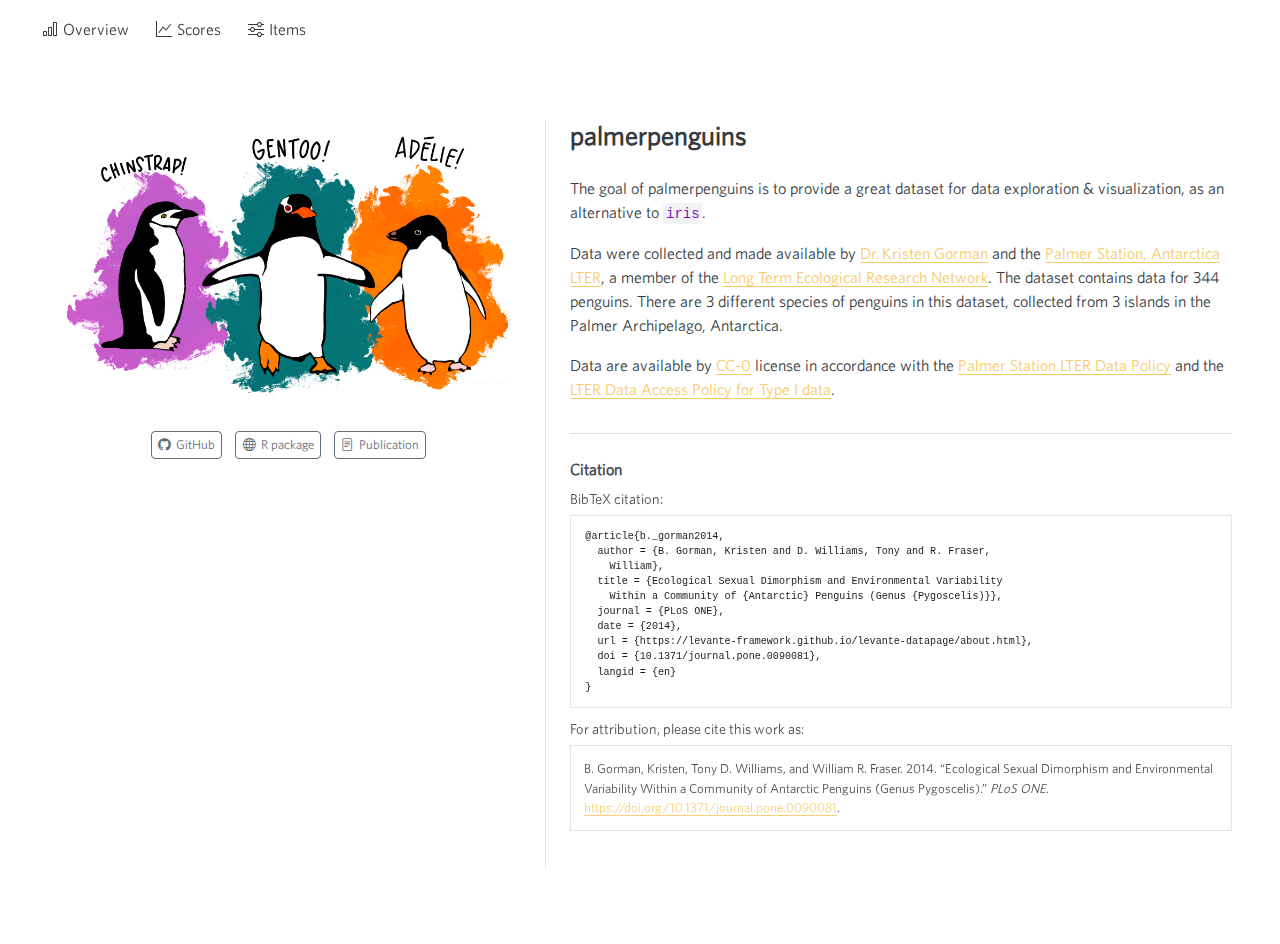
<file: about.html>
<!DOCTYPE html>
<html xmlns="http://www.w3.org/1999/xhtml" lang="en" xml:lang="en"><head>

<meta charset="utf-8">
<meta name="generator" content="quarto-1.8.27">

<meta name="viewport" content="width=device-width, initial-scale=1.0, user-scalable=yes">


<title>about – LEVANTE</title>
<style>
code{white-space: pre-wrap;}
span.smallcaps{font-variant: small-caps;}
div.columns{display: flex; gap: min(4vw, 1.5em);}
div.column{flex: auto; overflow-x: auto;}
div.hanging-indent{margin-left: 1.5em; text-indent: -1.5em;}
ul.task-list{list-style: none;}
ul.task-list li input[type="checkbox"] {
  width: 0.8em;
  margin: 0 0.8em 0.2em -1em; /* quarto-specific, see https://github.com/quarto-dev/quarto-cli/issues/4556 */ 
  vertical-align: middle;
}
</style>


<script src="site_libs/quarto-nav/quarto-nav.js"></script>
<script src="site_libs/quarto-nav/headroom.min.js"></script>
<script src="site_libs/clipboard/clipboard.min.js"></script>
<script src="site_libs/quarto-search/autocomplete.umd.js"></script>
<script src="site_libs/quarto-search/fuse.min.js"></script>
<script src="site_libs/quarto-search/quarto-search.js"></script>
<meta name="quarto:offset" content="./">
<script src="site_libs/quarto-html/quarto.js" type="module"></script>
<script src="site_libs/quarto-html/tabsets/tabsets.js" type="module"></script>
<script src="site_libs/quarto-html/axe/axe-check.js" type="module"></script>
<script src="site_libs/quarto-html/popper.min.js"></script>
<script src="site_libs/quarto-html/tippy.umd.min.js"></script>
<link href="site_libs/quarto-html/tippy.css" rel="stylesheet">
<link href="site_libs/quarto-html/quarto-syntax-highlighting-ed96de9b727972fe78a7b5d16c58bf87.css" rel="stylesheet" id="quarto-text-highlighting-styles">
<script src="site_libs/bootstrap/bootstrap.min.js"></script>
<link href="site_libs/bootstrap/bootstrap-icons.css" rel="stylesheet">
<link href="site_libs/bootstrap/bootstrap-ae7ad494137f3e3fd21efea3102cf685.min.css" rel="stylesheet" append-hash="true" id="quarto-bootstrap" data-mode="light">
<script id="quarto-search-options" type="application/json">{
  "location": "navbar",
  "copy-button": false,
  "collapse-after": 3,
  "panel-placement": "end",
  "type": "overlay",
  "limit": 50,
  "keyboard-shortcut": [
    "f",
    "/",
    "s"
  ],
  "show-item-context": false,
  "language": {
    "search-no-results-text": "No results",
    "search-matching-documents-text": "matching documents",
    "search-copy-link-title": "Copy link to search",
    "search-hide-matches-text": "Hide additional matches",
    "search-more-match-text": "more match in this document",
    "search-more-matches-text": "more matches in this document",
    "search-clear-button-title": "Clear",
    "search-text-placeholder": "",
    "search-detached-cancel-button-title": "Cancel",
    "search-submit-button-title": "Submit",
    "search-label": "Search"
  }
}</script>
<style>

      .quarto-title-block .quarto-title-banner h1,
      .quarto-title-block .quarto-title-banner h2,
      .quarto-title-block .quarto-title-banner h3,
      .quarto-title-block .quarto-title-banner h4,
      .quarto-title-block .quarto-title-banner h5,
      .quarto-title-block .quarto-title-banner h6
      {
        color: var(--bs-body-color);
      }

      .quarto-title-block .quarto-title-banner {
        color: var(--bs-body-color);
background: var(--bs-light);
      }
</style>


</head>

<body class="nav-fixed fullcontent quarto-light">

<div id="quarto-search-results"></div>
  <header id="quarto-header" class="headroom fixed-top quarto-banner">
    <nav class="navbar navbar-expand-lg border-bottom" data-bs-theme="dark">
      <div class="navbar-container container-fluid">
          <button class="navbar-toggler" type="button" data-bs-toggle="collapse" data-bs-target="#navbarCollapse" aria-controls="navbarCollapse" role="menu" aria-expanded="false" aria-label="Toggle navigation" onclick="if (window.quartoToggleHeadroom) { window.quartoToggleHeadroom(); }">
  <span class="navbar-toggler-icon"></span>
</button>
          <div class="collapse navbar-collapse" id="navbarCollapse">
            <ul class="navbar-nav navbar-nav-scroll me-auto">
  <li class="nav-item">
    <a class="nav-link" href="./index.html"> <i class="bi bi-bar-chart" role="img">
</i> 
<span class="menu-text">Overview</span></a>
  </li>  
  <li class="nav-item">
    <a class="nav-link" href="./scores.html"> <i class="bi bi-graph-up" role="img">
</i> 
<span class="menu-text">Scores</span></a>
  </li>  
  <li class="nav-item">
    <a class="nav-link" href="./items.html"> <i class="bi bi-sliders" role="img">
</i> 
<span class="menu-text">Items</span></a>
  </li>  
</ul>
          </div> <!-- /navcollapse -->
            <div class="quarto-navbar-tools">
</div>
      </div> <!-- /container-fluid -->
    </nav>
</header>
<!-- content -->
<header id="title-block-header" class="quarto-title-block"></header><div id="quarto-content" class="quarto-container page-columns page-rows-contents page-layout-article page-navbar">
<!-- sidebar -->
<!-- margin-sidebar -->
    
<!-- main -->
<div class="quarto-about-trestles">
  <div class="about-entity">
    <img src="images/lter_penguins.png" class="about-image
  rounded " style="width: 100%;">

    <div class="about-links">
  <a href="https://github.com/datapages/datapage" class="about-link" rel="" target="">
    <i class="bi bi-github"></i>
     <span class="about-link-text">GitHub</span>
  </a>
  <a href="https://allisonhorst.github.io/palmerpenguins/" class="about-link" rel="" target="">
    <i class="bi bi-globe"></i>
     <span class="about-link-text">R package</span>
  </a>
  <a href="https://doi.org/10.1371/journal.pone.0090081" class="about-link" rel="" target="">
    <i class="bi bi-file-text"></i>
     <span class="about-link-text">Publication</span>
  </a>
</div>
  </div>
  <div class="about-contents"><main class="content quarto-banner-title-block" id="quarto-document-content">
<section id="palmerpenguins" class="level2">
<h2 data-anchor-id="palmerpenguins">palmerpenguins</h2>
<p>The goal of palmerpenguins is to provide a great dataset for data exploration &amp; visualization, as an alternative to <code>iris</code>.</p>
<p>Data were collected and made available by <a href="https://www.uaf.edu/cfos/people/faculty/detail/kristen-gorman.php">Dr.&nbsp;Kristen Gorman</a> and the <a href="https://pallter.marine.rutgers.edu/">Palmer Station, Antarctica LTER</a>, a member of the <a href="https://lternet.edu/">Long Term Ecological Research Network</a>. The dataset contains data for 344 penguins. There are 3 different species of penguins in this dataset, collected from 3 islands in the Palmer Archipelago, Antarctica.</p>
<p>Data are available by <a href="https://creativecommons.org/public-domain/cc0/">CC-0</a> license in accordance with the <a href="https://pallter.marine.rutgers.edu/data/">Palmer Station LTER Data Policy</a> and the <a href="https://lternet.edu/data-access-policy/">LTER Data Access Policy for Type I data</a>.</p>


</section>
<div id="quarto-appendix" class="default"><section class="quarto-appendix-contents" id="quarto-citation"><h2 class="anchored quarto-appendix-heading">Citation</h2><div><div class="quarto-appendix-secondary-label">BibTeX citation:</div><pre class="sourceCode code-with-copy quarto-appendix-bibtex"><code class="sourceCode bibtex">@article{b._gorman2014,
  author = {B. Gorman, Kristen and D. Williams, Tony and R. Fraser,
    William},
  title = {Ecological Sexual Dimorphism and Environmental Variability
    Within a Community of {Antarctic} Penguins (Genus {Pygoscelis)}},
  journal = {PLoS ONE},
  date = {2014},
  url = {https://levante-framework.github.io/levante-datapage/about.html},
  doi = {10.1371/journal.pone.0090081},
  langid = {en}
}
</code><button title="Copy to Clipboard" class="code-copy-button"><i class="bi"></i></button></pre><div class="quarto-appendix-secondary-label">For attribution, please cite this work as:</div><div id="ref-b._gorman2014" class="csl-entry quarto-appendix-citeas" role="listitem">
B. Gorman, Kristen, Tony D. Williams, and William R. Fraser. 2014.
<span>“Ecological Sexual Dimorphism and Environmental Variability Within
a Community of Antarctic Penguins (Genus Pygoscelis).”</span> <em>PLoS
ONE</em>. <a href="https://doi.org/10.1371/journal.pone.0090081">https://doi.org/10.1371/journal.pone.0090081</a>.
</div></div></section></div></main></div>
</div>
 <!-- /main -->
<script id="quarto-html-after-body" type="application/javascript">
  window.document.addEventListener("DOMContentLoaded", function (event) {
    const isCodeAnnotation = (el) => {
      for (const clz of el.classList) {
        if (clz.startsWith('code-annotation-')) {                     
          return true;
        }
      }
      return false;
    }
    const onCopySuccess = function(e) {
      // button target
      const button = e.trigger;
      // don't keep focus
      button.blur();
      // flash "checked"
      button.classList.add('code-copy-button-checked');
      var currentTitle = button.getAttribute("title");
      button.setAttribute("title", "Copied!");
      let tooltip;
      if (window.bootstrap) {
        button.setAttribute("data-bs-toggle", "tooltip");
        button.setAttribute("data-bs-placement", "left");
        button.setAttribute("data-bs-title", "Copied!");
        tooltip = new bootstrap.Tooltip(button, 
          { trigger: "manual", 
            customClass: "code-copy-button-tooltip",
            offset: [0, -8]});
        tooltip.show();    
      }
      setTimeout(function() {
        if (tooltip) {
          tooltip.hide();
          button.removeAttribute("data-bs-title");
          button.removeAttribute("data-bs-toggle");
          button.removeAttribute("data-bs-placement");
        }
        button.setAttribute("title", currentTitle);
        button.classList.remove('code-copy-button-checked');
      }, 1000);
      // clear code selection
      e.clearSelection();
    }
    const getTextToCopy = function(trigger) {
      const outerScaffold = trigger.parentElement.cloneNode(true);
      const codeEl = outerScaffold.querySelector('code');
      for (const childEl of codeEl.children) {
        if (isCodeAnnotation(childEl)) {
          childEl.remove();
        }
      }
      return codeEl.innerText;
    }
    const clipboard = new window.ClipboardJS('.code-copy-button:not([data-in-quarto-modal])', {
      text: getTextToCopy
    });
    clipboard.on('success', onCopySuccess);
    if (window.document.getElementById('quarto-embedded-source-code-modal')) {
      const clipboardModal = new window.ClipboardJS('.code-copy-button[data-in-quarto-modal]', {
        text: getTextToCopy,
        container: window.document.getElementById('quarto-embedded-source-code-modal')
      });
      clipboardModal.on('success', onCopySuccess);
    }
      var localhostRegex = new RegExp(/^(?:http|https):\/\/localhost\:?[0-9]*\//);
      var mailtoRegex = new RegExp(/^mailto:/);
        var filterRegex = new RegExp("https:\/\/levante-framework\.github\.io\/levante-datapage\/");
      var isInternal = (href) => {
          return filterRegex.test(href) || localhostRegex.test(href) || mailtoRegex.test(href);
      }
      // Inspect non-navigation links and adorn them if external
     var links = window.document.querySelectorAll('a[href]:not(.nav-link):not(.navbar-brand):not(.toc-action):not(.sidebar-link):not(.sidebar-item-toggle):not(.pagination-link):not(.no-external):not([aria-hidden]):not(.dropdown-item):not(.quarto-navigation-tool):not(.about-link)');
      for (var i=0; i<links.length; i++) {
        const link = links[i];
        if (!isInternal(link.href)) {
          // undo the damage that might have been done by quarto-nav.js in the case of
          // links that we want to consider external
          if (link.dataset.originalHref !== undefined) {
            link.href = link.dataset.originalHref;
          }
        }
      }
    function tippyHover(el, contentFn, onTriggerFn, onUntriggerFn) {
      const config = {
        allowHTML: true,
        maxWidth: 500,
        delay: 100,
        arrow: false,
        appendTo: function(el) {
            return el.parentElement;
        },
        interactive: true,
        interactiveBorder: 10,
        theme: 'quarto',
        placement: 'bottom-start',
      };
      if (contentFn) {
        config.content = contentFn;
      }
      if (onTriggerFn) {
        config.onTrigger = onTriggerFn;
      }
      if (onUntriggerFn) {
        config.onUntrigger = onUntriggerFn;
      }
      window.tippy(el, config); 
    }
    const noterefs = window.document.querySelectorAll('a[role="doc-noteref"]');
    for (var i=0; i<noterefs.length; i++) {
      const ref = noterefs[i];
      tippyHover(ref, function() {
        // use id or data attribute instead here
        let href = ref.getAttribute('data-footnote-href') || ref.getAttribute('href');
        try { href = new URL(href).hash; } catch {}
        const id = href.replace(/^#\/?/, "");
        const note = window.document.getElementById(id);
        if (note) {
          return note.innerHTML;
        } else {
          return "";
        }
      });
    }
    const xrefs = window.document.querySelectorAll('a.quarto-xref');
    const processXRef = (id, note) => {
      // Strip column container classes
      const stripColumnClz = (el) => {
        el.classList.remove("page-full", "page-columns");
        if (el.children) {
          for (const child of el.children) {
            stripColumnClz(child);
          }
        }
      }
      stripColumnClz(note)
      if (id === null || id.startsWith('sec-')) {
        // Special case sections, only their first couple elements
        const container = document.createElement("div");
        if (note.children && note.children.length > 2) {
          container.appendChild(note.children[0].cloneNode(true));
          for (let i = 1; i < note.children.length; i++) {
            const child = note.children[i];
            if (child.tagName === "P" && child.innerText === "") {
              continue;
            } else {
              container.appendChild(child.cloneNode(true));
              break;
            }
          }
          if (window.Quarto?.typesetMath) {
            window.Quarto.typesetMath(container);
          }
          return container.innerHTML
        } else {
          if (window.Quarto?.typesetMath) {
            window.Quarto.typesetMath(note);
          }
          return note.innerHTML;
        }
      } else {
        // Remove any anchor links if they are present
        const anchorLink = note.querySelector('a.anchorjs-link');
        if (anchorLink) {
          anchorLink.remove();
        }
        if (window.Quarto?.typesetMath) {
          window.Quarto.typesetMath(note);
        }
        if (note.classList.contains("callout")) {
          return note.outerHTML;
        } else {
          return note.innerHTML;
        }
      }
    }
    for (var i=0; i<xrefs.length; i++) {
      const xref = xrefs[i];
      tippyHover(xref, undefined, function(instance) {
        instance.disable();
        let url = xref.getAttribute('href');
        let hash = undefined; 
        if (url.startsWith('#')) {
          hash = url;
        } else {
          try { hash = new URL(url).hash; } catch {}
        }
        if (hash) {
          const id = hash.replace(/^#\/?/, "");
          const note = window.document.getElementById(id);
          if (note !== null) {
            try {
              const html = processXRef(id, note.cloneNode(true));
              instance.setContent(html);
            } finally {
              instance.enable();
              instance.show();
            }
          } else {
            // See if we can fetch this
            fetch(url.split('#')[0])
            .then(res => res.text())
            .then(html => {
              const parser = new DOMParser();
              const htmlDoc = parser.parseFromString(html, "text/html");
              const note = htmlDoc.getElementById(id);
              if (note !== null) {
                const html = processXRef(id, note);
                instance.setContent(html);
              } 
            }).finally(() => {
              instance.enable();
              instance.show();
            });
          }
        } else {
          // See if we can fetch a full url (with no hash to target)
          // This is a special case and we should probably do some content thinning / targeting
          fetch(url)
          .then(res => res.text())
          .then(html => {
            const parser = new DOMParser();
            const htmlDoc = parser.parseFromString(html, "text/html");
            const note = htmlDoc.querySelector('main.content');
            if (note !== null) {
              // This should only happen for chapter cross references
              // (since there is no id in the URL)
              // remove the first header
              if (note.children.length > 0 && note.children[0].tagName === "HEADER") {
                note.children[0].remove();
              }
              const html = processXRef(null, note);
              instance.setContent(html);
            } 
          }).finally(() => {
            instance.enable();
            instance.show();
          });
        }
      }, function(instance) {
      });
    }
        let selectedAnnoteEl;
        const selectorForAnnotation = ( cell, annotation) => {
          let cellAttr = 'data-code-cell="' + cell + '"';
          let lineAttr = 'data-code-annotation="' +  annotation + '"';
          const selector = 'span[' + cellAttr + '][' + lineAttr + ']';
          return selector;
        }
        const selectCodeLines = (annoteEl) => {
          const doc = window.document;
          const targetCell = annoteEl.getAttribute("data-target-cell");
          const targetAnnotation = annoteEl.getAttribute("data-target-annotation");
          const annoteSpan = window.document.querySelector(selectorForAnnotation(targetCell, targetAnnotation));
          const lines = annoteSpan.getAttribute("data-code-lines").split(",");
          const lineIds = lines.map((line) => {
            return targetCell + "-" + line;
          })
          let top = null;
          let height = null;
          let parent = null;
          if (lineIds.length > 0) {
              //compute the position of the single el (top and bottom and make a div)
              const el = window.document.getElementById(lineIds[0]);
              top = el.offsetTop;
              height = el.offsetHeight;
              parent = el.parentElement.parentElement;
            if (lineIds.length > 1) {
              const lastEl = window.document.getElementById(lineIds[lineIds.length - 1]);
              const bottom = lastEl.offsetTop + lastEl.offsetHeight;
              height = bottom - top;
            }
            if (top !== null && height !== null && parent !== null) {
              // cook up a div (if necessary) and position it 
              let div = window.document.getElementById("code-annotation-line-highlight");
              if (div === null) {
                div = window.document.createElement("div");
                div.setAttribute("id", "code-annotation-line-highlight");
                div.style.position = 'absolute';
                parent.appendChild(div);
              }
              div.style.top = top - 2 + "px";
              div.style.height = height + 4 + "px";
              div.style.left = 0;
              let gutterDiv = window.document.getElementById("code-annotation-line-highlight-gutter");
              if (gutterDiv === null) {
                gutterDiv = window.document.createElement("div");
                gutterDiv.setAttribute("id", "code-annotation-line-highlight-gutter");
                gutterDiv.style.position = 'absolute';
                const codeCell = window.document.getElementById(targetCell);
                const gutter = codeCell.querySelector('.code-annotation-gutter');
                gutter.appendChild(gutterDiv);
              }
              gutterDiv.style.top = top - 2 + "px";
              gutterDiv.style.height = height + 4 + "px";
            }
            selectedAnnoteEl = annoteEl;
          }
        };
        const unselectCodeLines = () => {
          const elementsIds = ["code-annotation-line-highlight", "code-annotation-line-highlight-gutter"];
          elementsIds.forEach((elId) => {
            const div = window.document.getElementById(elId);
            if (div) {
              div.remove();
            }
          });
          selectedAnnoteEl = undefined;
        };
          // Handle positioning of the toggle
      window.addEventListener(
        "resize",
        throttle(() => {
          elRect = undefined;
          if (selectedAnnoteEl) {
            selectCodeLines(selectedAnnoteEl);
          }
        }, 10)
      );
      function throttle(fn, ms) {
      let throttle = false;
      let timer;
        return (...args) => {
          if(!throttle) { // first call gets through
              fn.apply(this, args);
              throttle = true;
          } else { // all the others get throttled
              if(timer) clearTimeout(timer); // cancel #2
              timer = setTimeout(() => {
                fn.apply(this, args);
                timer = throttle = false;
              }, ms);
          }
        };
      }
        // Attach click handler to the DT
        const annoteDls = window.document.querySelectorAll('dt[data-target-cell]');
        for (const annoteDlNode of annoteDls) {
          annoteDlNode.addEventListener('click', (event) => {
            const clickedEl = event.target;
            if (clickedEl !== selectedAnnoteEl) {
              unselectCodeLines();
              const activeEl = window.document.querySelector('dt[data-target-cell].code-annotation-active');
              if (activeEl) {
                activeEl.classList.remove('code-annotation-active');
              }
              selectCodeLines(clickedEl);
              clickedEl.classList.add('code-annotation-active');
            } else {
              // Unselect the line
              unselectCodeLines();
              clickedEl.classList.remove('code-annotation-active');
            }
          });
        }
    const findCites = (el) => {
      const parentEl = el.parentElement;
      if (parentEl) {
        const cites = parentEl.dataset.cites;
        if (cites) {
          return {
            el,
            cites: cites.split(' ')
          };
        } else {
          return findCites(el.parentElement)
        }
      } else {
        return undefined;
      }
    };
    var bibliorefs = window.document.querySelectorAll('a[role="doc-biblioref"]');
    for (var i=0; i<bibliorefs.length; i++) {
      const ref = bibliorefs[i];
      const citeInfo = findCites(ref);
      if (citeInfo) {
        tippyHover(citeInfo.el, function() {
          var popup = window.document.createElement('div');
          citeInfo.cites.forEach(function(cite) {
            var citeDiv = window.document.createElement('div');
            citeDiv.classList.add('hanging-indent');
            citeDiv.classList.add('csl-entry');
            var biblioDiv = window.document.getElementById('ref-' + cite);
            if (biblioDiv) {
              citeDiv.innerHTML = biblioDiv.innerHTML;
            }
            popup.appendChild(citeDiv);
          });
          return popup.innerHTML;
        });
      }
    }
  });
  </script>
</div> <!-- /content -->




</body></html>
</file>
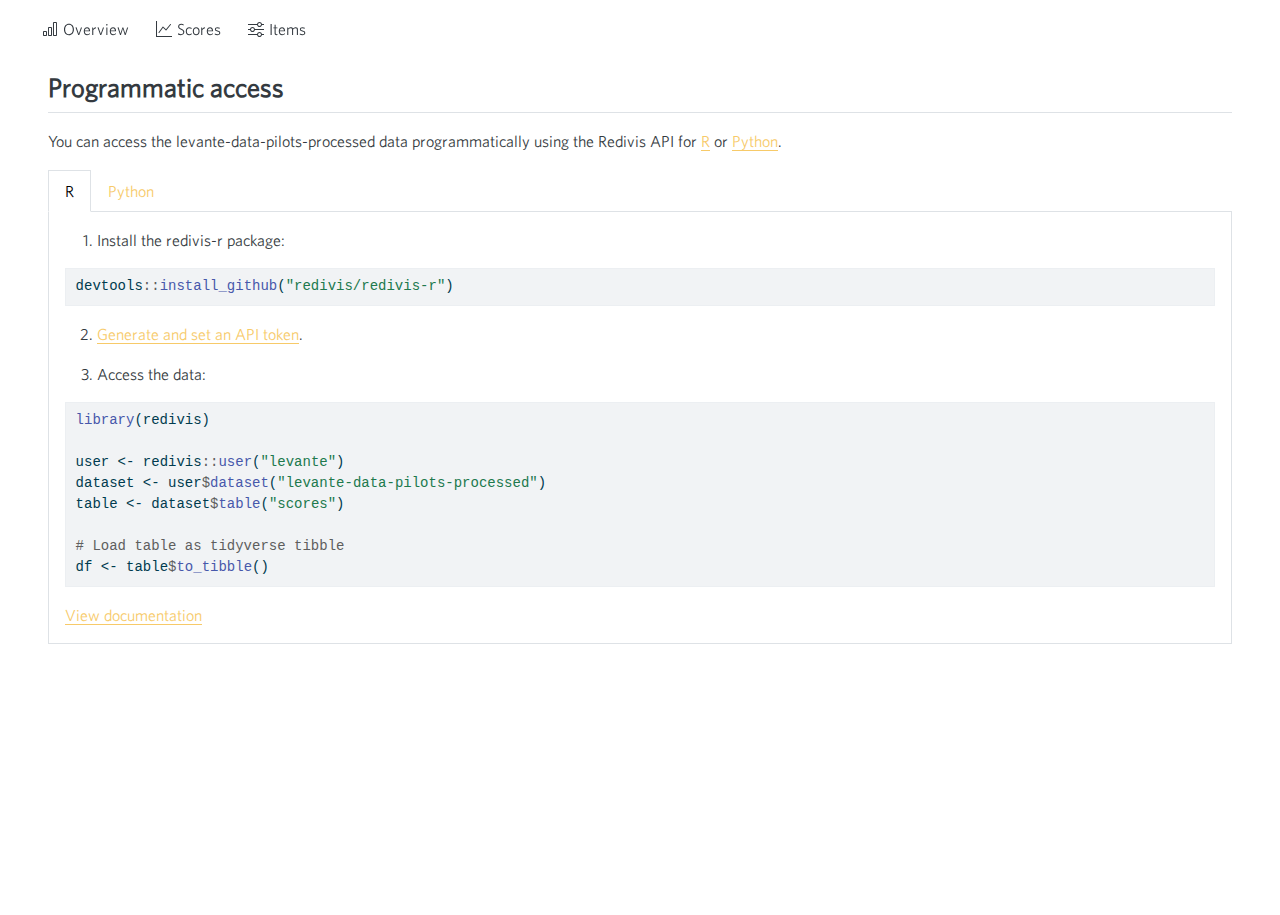
<file: analysis.html>
<!DOCTYPE html>
<html xmlns="http://www.w3.org/1999/xhtml" lang="en" xml:lang="en"><head>

<meta charset="utf-8">
<meta name="generator" content="quarto-1.8.27">

<meta name="viewport" content="width=device-width, initial-scale=1.0, user-scalable=yes">


<title>analysis – LEVANTE</title>
<style>
code{white-space: pre-wrap;}
span.smallcaps{font-variant: small-caps;}
div.columns{display: flex; gap: min(4vw, 1.5em);}
div.column{flex: auto; overflow-x: auto;}
div.hanging-indent{margin-left: 1.5em; text-indent: -1.5em;}
ul.task-list{list-style: none;}
ul.task-list li input[type="checkbox"] {
  width: 0.8em;
  margin: 0 0.8em 0.2em -1em; /* quarto-specific, see https://github.com/quarto-dev/quarto-cli/issues/4556 */ 
  vertical-align: middle;
}
/* CSS for syntax highlighting */
html { -webkit-text-size-adjust: 100%; }
pre > code.sourceCode { white-space: pre; position: relative; }
pre > code.sourceCode > span { display: inline-block; line-height: 1.25; }
pre > code.sourceCode > span:empty { height: 1.2em; }
.sourceCode { overflow: visible; }
code.sourceCode > span { color: inherit; text-decoration: inherit; }
div.sourceCode { margin: 1em 0; }
pre.sourceCode { margin: 0; }
@media screen {
div.sourceCode { overflow: auto; }
}
@media print {
pre > code.sourceCode { white-space: pre-wrap; }
pre > code.sourceCode > span { text-indent: -5em; padding-left: 5em; }
}
pre.numberSource code
  { counter-reset: source-line 0; }
pre.numberSource code > span
  { position: relative; left: -4em; counter-increment: source-line; }
pre.numberSource code > span > a:first-child::before
  { content: counter(source-line);
    position: relative; left: -1em; text-align: right; vertical-align: baseline;
    border: none; display: inline-block;
    -webkit-touch-callout: none; -webkit-user-select: none;
    -khtml-user-select: none; -moz-user-select: none;
    -ms-user-select: none; user-select: none;
    padding: 0 4px; width: 4em;
  }
pre.numberSource { margin-left: 3em;  padding-left: 4px; }
div.sourceCode
  {   }
@media screen {
pre > code.sourceCode > span > a:first-child::before { text-decoration: underline; }
}
</style>


<script src="site_libs/quarto-nav/quarto-nav.js"></script>
<script src="site_libs/quarto-nav/headroom.min.js"></script>
<script src="site_libs/clipboard/clipboard.min.js"></script>
<script src="site_libs/quarto-search/autocomplete.umd.js"></script>
<script src="site_libs/quarto-search/fuse.min.js"></script>
<script src="site_libs/quarto-search/quarto-search.js"></script>
<meta name="quarto:offset" content="./">
<script src="site_libs/quarto-html/quarto.js" type="module"></script>
<script src="site_libs/quarto-html/tabsets/tabsets.js" type="module"></script>
<script src="site_libs/quarto-html/axe/axe-check.js" type="module"></script>
<script src="site_libs/quarto-html/popper.min.js"></script>
<script src="site_libs/quarto-html/tippy.umd.min.js"></script>
<script src="site_libs/quarto-html/anchor.min.js"></script>
<link href="site_libs/quarto-html/tippy.css" rel="stylesheet">
<link href="site_libs/quarto-html/quarto-syntax-highlighting-ed96de9b727972fe78a7b5d16c58bf87.css" rel="stylesheet" id="quarto-text-highlighting-styles">
<script src="site_libs/bootstrap/bootstrap.min.js"></script>
<link href="site_libs/bootstrap/bootstrap-icons.css" rel="stylesheet">
<link href="site_libs/bootstrap/bootstrap-b1a1c1deb07703b8abd3549b710128a0.min.css" rel="stylesheet" append-hash="true" id="quarto-bootstrap" data-mode="light">
<script id="quarto-search-options" type="application/json">{
  "location": "navbar",
  "copy-button": false,
  "collapse-after": 3,
  "panel-placement": "end",
  "type": "overlay",
  "limit": 50,
  "keyboard-shortcut": [
    "f",
    "/",
    "s"
  ],
  "show-item-context": false,
  "language": {
    "search-no-results-text": "No results",
    "search-matching-documents-text": "matching documents",
    "search-copy-link-title": "Copy link to search",
    "search-hide-matches-text": "Hide additional matches",
    "search-more-match-text": "more match in this document",
    "search-more-matches-text": "more matches in this document",
    "search-clear-button-title": "Clear",
    "search-text-placeholder": "",
    "search-detached-cancel-button-title": "Cancel",
    "search-submit-button-title": "Submit",
    "search-label": "Search"
  }
}</script>
<style>

      .quarto-title-block .quarto-title-banner h1,
      .quarto-title-block .quarto-title-banner h2,
      .quarto-title-block .quarto-title-banner h3,
      .quarto-title-block .quarto-title-banner h4,
      .quarto-title-block .quarto-title-banner h5,
      .quarto-title-block .quarto-title-banner h6
      {
        color: var(--bs-body-color);
      }

      .quarto-title-block .quarto-title-banner {
        color: var(--bs-body-color);
background: var(--bs-light);
      }
</style>


</head>

<body class="nav-fixed fullcontent quarto-light">

<div id="quarto-search-results"></div>
  <header id="quarto-header" class="headroom fixed-top quarto-banner">
    <nav class="navbar navbar-expand-lg border-bottom" data-bs-theme="dark">
      <div class="navbar-container container-fluid">
          <button class="navbar-toggler" type="button" data-bs-toggle="collapse" data-bs-target="#navbarCollapse" aria-controls="navbarCollapse" role="menu" aria-expanded="false" aria-label="Toggle navigation" onclick="if (window.quartoToggleHeadroom) { window.quartoToggleHeadroom(); }">
  <span class="navbar-toggler-icon"></span>
</button>
          <div class="collapse navbar-collapse" id="navbarCollapse">
            <ul class="navbar-nav navbar-nav-scroll me-auto">
  <li class="nav-item">
    <a class="nav-link" href="./index.html"> <i class="bi bi-bar-chart" role="img">
</i> 
<span class="menu-text">Overview</span></a>
  </li>  
  <li class="nav-item">
    <a class="nav-link" href="./scores.html"> <i class="bi bi-graph-up" role="img">
</i> 
<span class="menu-text">Scores</span></a>
  </li>  
  <li class="nav-item">
    <a class="nav-link" href="./items.html"> <i class="bi bi-sliders" role="img">
</i> 
<span class="menu-text">Items</span></a>
  </li>  
</ul>
          </div> <!-- /navcollapse -->
            <div class="quarto-navbar-tools">
</div>
      </div> <!-- /container-fluid -->
    </nav>
</header>
<!-- content -->
<header id="title-block-header" class="quarto-title-block"></header><div id="quarto-content" class="quarto-container page-columns page-rows-contents page-layout-article page-navbar">
<!-- sidebar -->
<!-- margin-sidebar -->
    
<!-- main -->
<main class="content quarto-banner-title-block" id="quarto-document-content">




<section id="programmatic-access" class="level2">
<h2 class="anchored" data-anchor-id="programmatic-access">Programmatic access</h2>
<p>You can access the levante-data-pilots-processed data programmatically using the Redivis API for <a href="https://apidocs.redivis.com/client-libraries/redivis-r">R</a> or <a href="https://apidocs.redivis.com/client-libraries/redivis-python">Python</a>.</p>
<div class="tabset-margin-container"></div><div class="panel-tabset">
<ul class="nav nav-tabs" role="tablist"><li class="nav-item" role="presentation"><a class="nav-link active" id="tabset-1-1-tab" data-bs-toggle="tab" data-bs-target="#tabset-1-1" role="tab" aria-controls="tabset-1-1" aria-selected="true" href="">R</a></li><li class="nav-item" role="presentation"><a class="nav-link" id="tabset-1-2-tab" data-bs-toggle="tab" data-bs-target="#tabset-1-2" role="tab" aria-controls="tabset-1-2" aria-selected="false" href="">Python</a></li></ul>
<div class="tab-content">
<div id="tabset-1-1" class="tab-pane active" role="tabpanel" aria-labelledby="tabset-1-1-tab">
<ol type="1">
<li>Install the redivis-r package:</li>
</ol>
<div class="code-copy-outer-scaffold"><div class="sourceCode" id="cb1"><pre class="sourceCode r code-with-copy"><code class="sourceCode r"><span id="cb1-1"><a href="#cb1-1" aria-hidden="true" tabindex="-1"></a>devtools<span class="sc">::</span><span class="fu">install_github</span>(<span class="st">"redivis/redivis-r"</span>)</span></code></pre></div><button title="Copy to Clipboard" class="code-copy-button"><i class="bi"></i></button></div>
<ol start="2" type="1">
<li><p><a href="https://apidocs.redivis.com/client-libraries/redivis-r/getting-started#authentication">Generate and set an API token</a>.</p></li>
<li><p>Access the data:</p></li>
</ol>
<div class="code-copy-outer-scaffold"><div class="sourceCode" id="cb2"><pre class="sourceCode r code-with-copy"><code class="sourceCode r"><span id="cb2-1"><a href="#cb2-1" aria-hidden="true" tabindex="-1"></a><span class="fu">library</span>(redivis)</span>
<span id="cb2-2"><a href="#cb2-2" aria-hidden="true" tabindex="-1"></a></span>
<span id="cb2-3"><a href="#cb2-3" aria-hidden="true" tabindex="-1"></a>user <span class="ot">&lt;-</span> redivis<span class="sc">::</span><span class="fu">user</span>(<span class="st">"levante"</span>)</span>
<span id="cb2-4"><a href="#cb2-4" aria-hidden="true" tabindex="-1"></a>dataset <span class="ot">&lt;-</span> user<span class="sc">$</span><span class="fu">dataset</span>(<span class="st">"levante-data-pilots-processed"</span>)</span>
<span id="cb2-5"><a href="#cb2-5" aria-hidden="true" tabindex="-1"></a>table <span class="ot">&lt;-</span> dataset<span class="sc">$</span><span class="fu">table</span>(<span class="st">"scores"</span>)</span>
<span id="cb2-6"><a href="#cb2-6" aria-hidden="true" tabindex="-1"></a></span>
<span id="cb2-7"><a href="#cb2-7" aria-hidden="true" tabindex="-1"></a><span class="co"># Load table as tidyverse tibble</span></span>
<span id="cb2-8"><a href="#cb2-8" aria-hidden="true" tabindex="-1"></a>df <span class="ot">&lt;-</span> table<span class="sc">$</span><span class="fu">to_tibble</span>()</span></code></pre></div><button title="Copy to Clipboard" class="code-copy-button"><i class="bi"></i></button></div>
<p><a href="https://apidocs.redivis.com/client-libraries/redivis-r">View documentation</a></p>
</div>
<div id="tabset-1-2" class="tab-pane" role="tabpanel" aria-labelledby="tabset-1-2-tab">
<ol type="1">
<li>Install the redivis-python client library:</li>
</ol>
<div class="code-copy-outer-scaffold"><div class="sourceCode" id="cb3"><pre class="sourceCode python code-with-copy"><code class="sourceCode python"><span id="cb3-1"><a href="#cb3-1" aria-hidden="true" tabindex="-1"></a>pip install <span class="op">--</span>upgrade redivis</span></code></pre></div><button title="Copy to Clipboard" class="code-copy-button"><i class="bi"></i></button></div>
<ol start="2" type="1">
<li><p><a href="https://apidocs.redivis.com/client-libraries/redivis-python/getting-started#authentication">Generate and set an API token</a>.</p></li>
<li><p>Access the data:</p></li>
</ol>
<div class="code-copy-outer-scaffold"><div class="sourceCode" id="cb4"><pre class="sourceCode python code-with-copy"><code class="sourceCode python"><span id="cb4-1"><a href="#cb4-1" aria-hidden="true" tabindex="-1"></a><span class="im">import</span> redivis</span>
<span id="cb4-2"><a href="#cb4-2" aria-hidden="true" tabindex="-1"></a></span>
<span id="cb4-3"><a href="#cb4-3" aria-hidden="true" tabindex="-1"></a>user <span class="op">=</span> redivis.user(<span class="st">"levante"</span>)</span>
<span id="cb4-4"><a href="#cb4-4" aria-hidden="true" tabindex="-1"></a>dataset <span class="op">=</span> user.dataset(<span class="st">"levante-data-pilots-processed"</span>)</span>
<span id="cb4-5"><a href="#cb4-5" aria-hidden="true" tabindex="-1"></a>table <span class="op">=</span> dataset.table(<span class="st">"scores"</span>)</span>
<span id="cb4-6"><a href="#cb4-6" aria-hidden="true" tabindex="-1"></a></span>
<span id="cb4-7"><a href="#cb4-7" aria-hidden="true" tabindex="-1"></a><span class="co"># Load table as a dataframe</span></span>
<span id="cb4-8"><a href="#cb4-8" aria-hidden="true" tabindex="-1"></a>df <span class="op">=</span> table.to_pandas_dataframe()</span></code></pre></div><button title="Copy to Clipboard" class="code-copy-button"><i class="bi"></i></button></div>
<p><a href="https://apidocs.redivis.com/client-libraries/redivis-python">View documentation</a></p>
</div>
</div>
</div>


</section>

</main> <!-- /main -->
<script id="quarto-html-after-body" type="application/javascript">
  window.document.addEventListener("DOMContentLoaded", function (event) {
    const icon = "";
    const anchorJS = new window.AnchorJS();
    anchorJS.options = {
      placement: 'right',
      icon: icon
    };
    anchorJS.add('.anchored');
    const isCodeAnnotation = (el) => {
      for (const clz of el.classList) {
        if (clz.startsWith('code-annotation-')) {                     
          return true;
        }
      }
      return false;
    }
    const onCopySuccess = function(e) {
      // button target
      const button = e.trigger;
      // don't keep focus
      button.blur();
      // flash "checked"
      button.classList.add('code-copy-button-checked');
      var currentTitle = button.getAttribute("title");
      button.setAttribute("title", "Copied!");
      let tooltip;
      if (window.bootstrap) {
        button.setAttribute("data-bs-toggle", "tooltip");
        button.setAttribute("data-bs-placement", "left");
        button.setAttribute("data-bs-title", "Copied!");
        tooltip = new bootstrap.Tooltip(button, 
          { trigger: "manual", 
            customClass: "code-copy-button-tooltip",
            offset: [0, -8]});
        tooltip.show();    
      }
      setTimeout(function() {
        if (tooltip) {
          tooltip.hide();
          button.removeAttribute("data-bs-title");
          button.removeAttribute("data-bs-toggle");
          button.removeAttribute("data-bs-placement");
        }
        button.setAttribute("title", currentTitle);
        button.classList.remove('code-copy-button-checked');
      }, 1000);
      // clear code selection
      e.clearSelection();
    }
    const getTextToCopy = function(trigger) {
      const outerScaffold = trigger.parentElement.cloneNode(true);
      const codeEl = outerScaffold.querySelector('code');
      for (const childEl of codeEl.children) {
        if (isCodeAnnotation(childEl)) {
          childEl.remove();
        }
      }
      return codeEl.innerText;
    }
    const clipboard = new window.ClipboardJS('.code-copy-button:not([data-in-quarto-modal])', {
      text: getTextToCopy
    });
    clipboard.on('success', onCopySuccess);
    if (window.document.getElementById('quarto-embedded-source-code-modal')) {
      const clipboardModal = new window.ClipboardJS('.code-copy-button[data-in-quarto-modal]', {
        text: getTextToCopy,
        container: window.document.getElementById('quarto-embedded-source-code-modal')
      });
      clipboardModal.on('success', onCopySuccess);
    }
      var localhostRegex = new RegExp(/^(?:http|https):\/\/localhost\:?[0-9]*\//);
      var mailtoRegex = new RegExp(/^mailto:/);
        var filterRegex = new RegExp("https:\/\/levante-framework\.github\.io\/levante-datapage\/");
      var isInternal = (href) => {
          return filterRegex.test(href) || localhostRegex.test(href) || mailtoRegex.test(href);
      }
      // Inspect non-navigation links and adorn them if external
     var links = window.document.querySelectorAll('a[href]:not(.nav-link):not(.navbar-brand):not(.toc-action):not(.sidebar-link):not(.sidebar-item-toggle):not(.pagination-link):not(.no-external):not([aria-hidden]):not(.dropdown-item):not(.quarto-navigation-tool):not(.about-link)');
      for (var i=0; i<links.length; i++) {
        const link = links[i];
        if (!isInternal(link.href)) {
          // undo the damage that might have been done by quarto-nav.js in the case of
          // links that we want to consider external
          if (link.dataset.originalHref !== undefined) {
            link.href = link.dataset.originalHref;
          }
        }
      }
    function tippyHover(el, contentFn, onTriggerFn, onUntriggerFn) {
      const config = {
        allowHTML: true,
        maxWidth: 500,
        delay: 100,
        arrow: false,
        appendTo: function(el) {
            return el.parentElement;
        },
        interactive: true,
        interactiveBorder: 10,
        theme: 'quarto',
        placement: 'bottom-start',
      };
      if (contentFn) {
        config.content = contentFn;
      }
      if (onTriggerFn) {
        config.onTrigger = onTriggerFn;
      }
      if (onUntriggerFn) {
        config.onUntrigger = onUntriggerFn;
      }
      window.tippy(el, config); 
    }
    const noterefs = window.document.querySelectorAll('a[role="doc-noteref"]');
    for (var i=0; i<noterefs.length; i++) {
      const ref = noterefs[i];
      tippyHover(ref, function() {
        // use id or data attribute instead here
        let href = ref.getAttribute('data-footnote-href') || ref.getAttribute('href');
        try { href = new URL(href).hash; } catch {}
        const id = href.replace(/^#\/?/, "");
        const note = window.document.getElementById(id);
        if (note) {
          return note.innerHTML;
        } else {
          return "";
        }
      });
    }
    const xrefs = window.document.querySelectorAll('a.quarto-xref');
    const processXRef = (id, note) => {
      // Strip column container classes
      const stripColumnClz = (el) => {
        el.classList.remove("page-full", "page-columns");
        if (el.children) {
          for (const child of el.children) {
            stripColumnClz(child);
          }
        }
      }
      stripColumnClz(note)
      if (id === null || id.startsWith('sec-')) {
        // Special case sections, only their first couple elements
        const container = document.createElement("div");
        if (note.children && note.children.length > 2) {
          container.appendChild(note.children[0].cloneNode(true));
          for (let i = 1; i < note.children.length; i++) {
            const child = note.children[i];
            if (child.tagName === "P" && child.innerText === "") {
              continue;
            } else {
              container.appendChild(child.cloneNode(true));
              break;
            }
          }
          if (window.Quarto?.typesetMath) {
            window.Quarto.typesetMath(container);
          }
          return container.innerHTML
        } else {
          if (window.Quarto?.typesetMath) {
            window.Quarto.typesetMath(note);
          }
          return note.innerHTML;
        }
      } else {
        // Remove any anchor links if they are present
        const anchorLink = note.querySelector('a.anchorjs-link');
        if (anchorLink) {
          anchorLink.remove();
        }
        if (window.Quarto?.typesetMath) {
          window.Quarto.typesetMath(note);
        }
        if (note.classList.contains("callout")) {
          return note.outerHTML;
        } else {
          return note.innerHTML;
        }
      }
    }
    for (var i=0; i<xrefs.length; i++) {
      const xref = xrefs[i];
      tippyHover(xref, undefined, function(instance) {
        instance.disable();
        let url = xref.getAttribute('href');
        let hash = undefined; 
        if (url.startsWith('#')) {
          hash = url;
        } else {
          try { hash = new URL(url).hash; } catch {}
        }
        if (hash) {
          const id = hash.replace(/^#\/?/, "");
          const note = window.document.getElementById(id);
          if (note !== null) {
            try {
              const html = processXRef(id, note.cloneNode(true));
              instance.setContent(html);
            } finally {
              instance.enable();
              instance.show();
            }
          } else {
            // See if we can fetch this
            fetch(url.split('#')[0])
            .then(res => res.text())
            .then(html => {
              const parser = new DOMParser();
              const htmlDoc = parser.parseFromString(html, "text/html");
              const note = htmlDoc.getElementById(id);
              if (note !== null) {
                const html = processXRef(id, note);
                instance.setContent(html);
              } 
            }).finally(() => {
              instance.enable();
              instance.show();
            });
          }
        } else {
          // See if we can fetch a full url (with no hash to target)
          // This is a special case and we should probably do some content thinning / targeting
          fetch(url)
          .then(res => res.text())
          .then(html => {
            const parser = new DOMParser();
            const htmlDoc = parser.parseFromString(html, "text/html");
            const note = htmlDoc.querySelector('main.content');
            if (note !== null) {
              // This should only happen for chapter cross references
              // (since there is no id in the URL)
              // remove the first header
              if (note.children.length > 0 && note.children[0].tagName === "HEADER") {
                note.children[0].remove();
              }
              const html = processXRef(null, note);
              instance.setContent(html);
            } 
          }).finally(() => {
            instance.enable();
            instance.show();
          });
        }
      }, function(instance) {
      });
    }
        let selectedAnnoteEl;
        const selectorForAnnotation = ( cell, annotation) => {
          let cellAttr = 'data-code-cell="' + cell + '"';
          let lineAttr = 'data-code-annotation="' +  annotation + '"';
          const selector = 'span[' + cellAttr + '][' + lineAttr + ']';
          return selector;
        }
        const selectCodeLines = (annoteEl) => {
          const doc = window.document;
          const targetCell = annoteEl.getAttribute("data-target-cell");
          const targetAnnotation = annoteEl.getAttribute("data-target-annotation");
          const annoteSpan = window.document.querySelector(selectorForAnnotation(targetCell, targetAnnotation));
          const lines = annoteSpan.getAttribute("data-code-lines").split(",");
          const lineIds = lines.map((line) => {
            return targetCell + "-" + line;
          })
          let top = null;
          let height = null;
          let parent = null;
          if (lineIds.length > 0) {
              //compute the position of the single el (top and bottom and make a div)
              const el = window.document.getElementById(lineIds[0]);
              top = el.offsetTop;
              height = el.offsetHeight;
              parent = el.parentElement.parentElement;
            if (lineIds.length > 1) {
              const lastEl = window.document.getElementById(lineIds[lineIds.length - 1]);
              const bottom = lastEl.offsetTop + lastEl.offsetHeight;
              height = bottom - top;
            }
            if (top !== null && height !== null && parent !== null) {
              // cook up a div (if necessary) and position it 
              let div = window.document.getElementById("code-annotation-line-highlight");
              if (div === null) {
                div = window.document.createElement("div");
                div.setAttribute("id", "code-annotation-line-highlight");
                div.style.position = 'absolute';
                parent.appendChild(div);
              }
              div.style.top = top - 2 + "px";
              div.style.height = height + 4 + "px";
              div.style.left = 0;
              let gutterDiv = window.document.getElementById("code-annotation-line-highlight-gutter");
              if (gutterDiv === null) {
                gutterDiv = window.document.createElement("div");
                gutterDiv.setAttribute("id", "code-annotation-line-highlight-gutter");
                gutterDiv.style.position = 'absolute';
                const codeCell = window.document.getElementById(targetCell);
                const gutter = codeCell.querySelector('.code-annotation-gutter');
                gutter.appendChild(gutterDiv);
              }
              gutterDiv.style.top = top - 2 + "px";
              gutterDiv.style.height = height + 4 + "px";
            }
            selectedAnnoteEl = annoteEl;
          }
        };
        const unselectCodeLines = () => {
          const elementsIds = ["code-annotation-line-highlight", "code-annotation-line-highlight-gutter"];
          elementsIds.forEach((elId) => {
            const div = window.document.getElementById(elId);
            if (div) {
              div.remove();
            }
          });
          selectedAnnoteEl = undefined;
        };
          // Handle positioning of the toggle
      window.addEventListener(
        "resize",
        throttle(() => {
          elRect = undefined;
          if (selectedAnnoteEl) {
            selectCodeLines(selectedAnnoteEl);
          }
        }, 10)
      );
      function throttle(fn, ms) {
      let throttle = false;
      let timer;
        return (...args) => {
          if(!throttle) { // first call gets through
              fn.apply(this, args);
              throttle = true;
          } else { // all the others get throttled
              if(timer) clearTimeout(timer); // cancel #2
              timer = setTimeout(() => {
                fn.apply(this, args);
                timer = throttle = false;
              }, ms);
          }
        };
      }
        // Attach click handler to the DT
        const annoteDls = window.document.querySelectorAll('dt[data-target-cell]');
        for (const annoteDlNode of annoteDls) {
          annoteDlNode.addEventListener('click', (event) => {
            const clickedEl = event.target;
            if (clickedEl !== selectedAnnoteEl) {
              unselectCodeLines();
              const activeEl = window.document.querySelector('dt[data-target-cell].code-annotation-active');
              if (activeEl) {
                activeEl.classList.remove('code-annotation-active');
              }
              selectCodeLines(clickedEl);
              clickedEl.classList.add('code-annotation-active');
            } else {
              // Unselect the line
              unselectCodeLines();
              clickedEl.classList.remove('code-annotation-active');
            }
          });
        }
    const findCites = (el) => {
      const parentEl = el.parentElement;
      if (parentEl) {
        const cites = parentEl.dataset.cites;
        if (cites) {
          return {
            el,
            cites: cites.split(' ')
          };
        } else {
          return findCites(el.parentElement)
        }
      } else {
        return undefined;
      }
    };
    var bibliorefs = window.document.querySelectorAll('a[role="doc-biblioref"]');
    for (var i=0; i<bibliorefs.length; i++) {
      const ref = bibliorefs[i];
      const citeInfo = findCites(ref);
      if (citeInfo) {
        tippyHover(citeInfo.el, function() {
          var popup = window.document.createElement('div');
          citeInfo.cites.forEach(function(cite) {
            var citeDiv = window.document.createElement('div');
            citeDiv.classList.add('hanging-indent');
            citeDiv.classList.add('csl-entry');
            var biblioDiv = window.document.getElementById('ref-' + cite);
            if (biblioDiv) {
              citeDiv.innerHTML = biblioDiv.innerHTML;
            }
            popup.appendChild(citeDiv);
          });
          return popup.innerHTML;
        });
      }
    }
  });
  </script>
</div> <!-- /content -->




</body></html>
</file>
<file: site_libs/quarto-html/tippy.css>
.tippy-box[data-animation=fade][data-state=hidden]{opacity:0}[data-tippy-root]{max-width:calc(100vw - 10px)}.tippy-box{position:relative;background-color:#333;color:#fff;border-radius:4px;font-size:14px;line-height:1.4;white-space:normal;outline:0;transition-property:transform,visibility,opacity}.tippy-box[data-placement^=top]>.tippy-arrow{bottom:0}.tippy-box[data-placement^=top]>.tippy-arrow:before{bottom:-7px;left:0;border-width:8px 8px 0;border-top-color:initial;transform-origin:center top}.tippy-box[data-placement^=bottom]>.tippy-arrow{top:0}.tippy-box[data-placement^=bottom]>.tippy-arrow:before{top:-7px;left:0;border-width:0 8px 8px;border-bottom-color:initial;transform-origin:center bottom}.tippy-box[data-placement^=left]>.tippy-arrow{right:0}.tippy-box[data-placement^=left]>.tippy-arrow:before{border-width:8px 0 8px 8px;border-left-color:initial;right:-7px;transform-origin:center left}.tippy-box[data-placement^=right]>.tippy-arrow{left:0}.tippy-box[data-placement^=right]>.tippy-arrow:before{left:-7px;border-width:8px 8px 8px 0;border-right-color:initial;transform-origin:center right}.tippy-box[data-inertia][data-state=visible]{transition-timing-function:cubic-bezier(.54,1.5,.38,1.11)}.tippy-arrow{width:16px;height:16px;color:#333}.tippy-arrow:before{content:"";position:absolute;border-color:transparent;border-style:solid}.tippy-content{position:relative;padding:5px 9px;z-index:1}
</file>
<file: site_libs/quarto-html/quarto-syntax-highlighting-ed96de9b727972fe78a7b5d16c58bf87.css>
/* quarto syntax highlight colors */
:root {
  --quarto-hl-ot-color: #003B4F;
  --quarto-hl-at-color: #657422;
  --quarto-hl-ss-color: #20794D;
  --quarto-hl-an-color: #5E5E5E;
  --quarto-hl-fu-color: #4758AB;
  --quarto-hl-st-color: #20794D;
  --quarto-hl-cf-color: #003B4F;
  --quarto-hl-op-color: #5E5E5E;
  --quarto-hl-er-color: #AD0000;
  --quarto-hl-bn-color: #AD0000;
  --quarto-hl-al-color: #AD0000;
  --quarto-hl-va-color: #111111;
  --quarto-hl-bu-color: inherit;
  --quarto-hl-ex-color: inherit;
  --quarto-hl-pp-color: #AD0000;
  --quarto-hl-in-color: #5E5E5E;
  --quarto-hl-vs-color: #20794D;
  --quarto-hl-wa-color: #5E5E5E;
  --quarto-hl-do-color: #5E5E5E;
  --quarto-hl-im-color: #00769E;
  --quarto-hl-ch-color: #20794D;
  --quarto-hl-dt-color: #AD0000;
  --quarto-hl-fl-color: #AD0000;
  --quarto-hl-co-color: #5E5E5E;
  --quarto-hl-cv-color: #5E5E5E;
  --quarto-hl-cn-color: #8f5902;
  --quarto-hl-sc-color: #5E5E5E;
  --quarto-hl-dv-color: #AD0000;
  --quarto-hl-kw-color: #003B4F;
}

/* other quarto variables */
:root {
  --quarto-font-monospace: SFMono-Regular, Menlo, Monaco, Consolas, "Liberation Mono", "Courier New", monospace;
}

/* syntax highlight based on Pandoc's rules */
pre > code.sourceCode > span {
  color: #003B4F;
}

code.sourceCode > span {
  color: #003B4F;
}

div.sourceCode,
div.sourceCode pre.sourceCode {
  color: #003B4F;
}

/* Normal */
code span {
  color: #003B4F;
}

/* Alert */
code span.al {
  color: #AD0000;
  font-style: inherit;
}

/* Annotation */
code span.an {
  color: #5E5E5E;
  font-style: inherit;
}

/* Attribute */
code span.at {
  color: #657422;
  font-style: inherit;
}

/* BaseN */
code span.bn {
  color: #AD0000;
  font-style: inherit;
}

/* BuiltIn */
code span.bu {
  font-style: inherit;
}

/* ControlFlow */
code span.cf {
  color: #003B4F;
  font-weight: bold;
  font-style: inherit;
}

/* Char */
code span.ch {
  color: #20794D;
  font-style: inherit;
}

/* Constant */
code span.cn {
  color: #8f5902;
  font-style: inherit;
}

/* Comment */
code span.co {
  color: #5E5E5E;
  font-style: inherit;
}

/* CommentVar */
code span.cv {
  color: #5E5E5E;
  font-style: italic;
}

/* Documentation */
code span.do {
  color: #5E5E5E;
  font-style: italic;
}

/* DataType */
code span.dt {
  color: #AD0000;
  font-style: inherit;
}

/* DecVal */
code span.dv {
  color: #AD0000;
  font-style: inherit;
}

/* Error */
code span.er {
  color: #AD0000;
  font-style: inherit;
}

/* Extension */
code span.ex {
  font-style: inherit;
}

/* Float */
code span.fl {
  color: #AD0000;
  font-style: inherit;
}

/* Function */
code span.fu {
  color: #4758AB;
  font-style: inherit;
}

/* Import */
code span.im {
  color: #00769E;
  font-style: inherit;
}

/* Information */
code span.in {
  color: #5E5E5E;
  font-style: inherit;
}

/* Keyword */
code span.kw {
  color: #003B4F;
  font-weight: bold;
  font-style: inherit;
}

/* Operator */
code span.op {
  color: #5E5E5E;
  font-style: inherit;
}

/* Other */
code span.ot {
  color: #003B4F;
  font-style: inherit;
}

/* Preprocessor */
code span.pp {
  color: #AD0000;
  font-style: inherit;
}

/* SpecialChar */
code span.sc {
  color: #5E5E5E;
  font-style: inherit;
}

/* SpecialString */
code span.ss {
  color: #20794D;
  font-style: inherit;
}

/* String */
code span.st {
  color: #20794D;
  font-style: inherit;
}

/* Variable */
code span.va {
  color: #111111;
  font-style: inherit;
}

/* VerbatimString */
code span.vs {
  color: #20794D;
  font-style: inherit;
}

/* Warning */
code span.wa {
  color: #5E5E5E;
  font-style: italic;
}

.prevent-inlining {
  content: "</";
}

/*# sourceMappingURL=0920dd6d7437995b8cdf7429764427b1.css.map */
</file>
